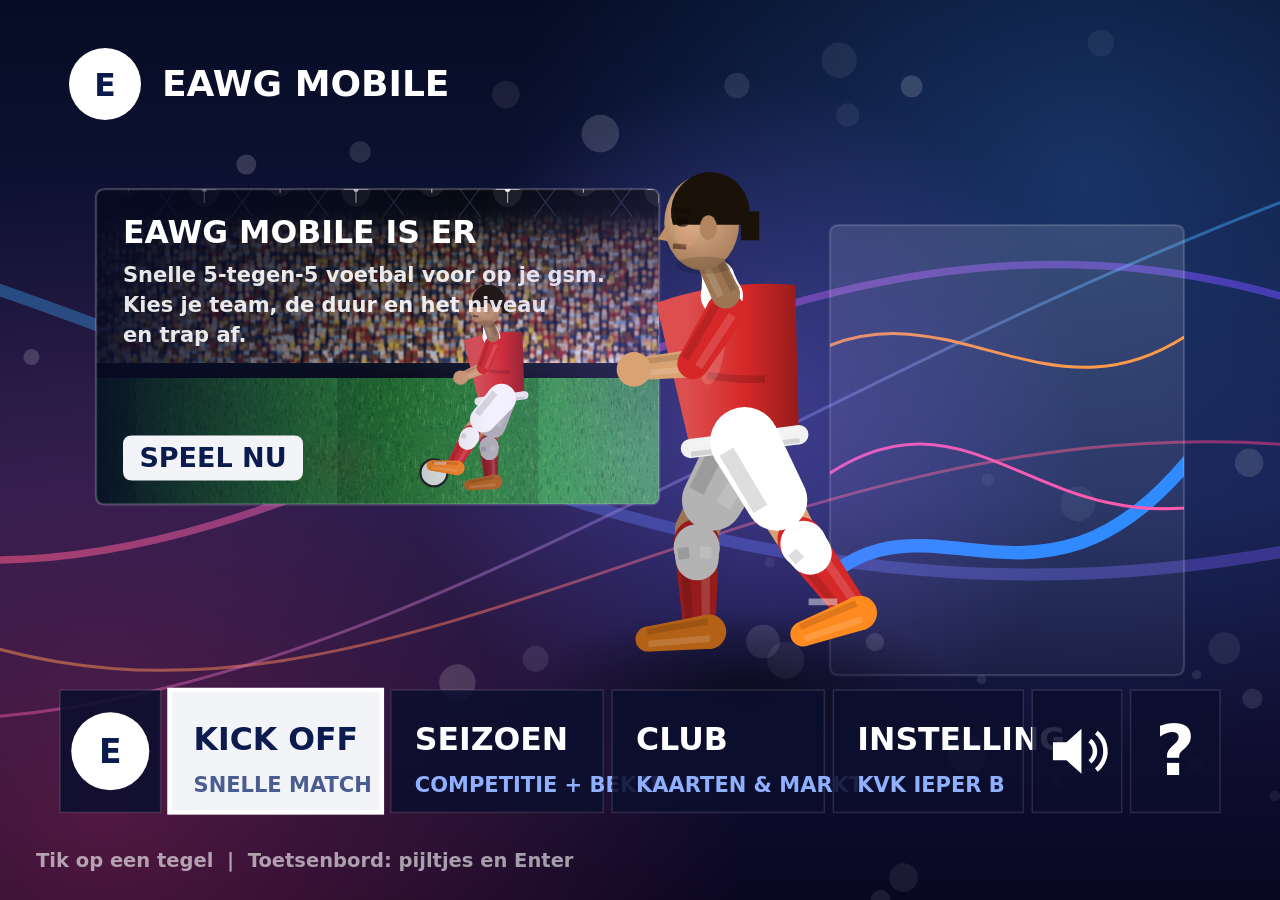
<file: index.html>
<!doctype html>
<html lang="nl">
<head>
<meta charset="utf-8">
<title>EAWG Mobile</title>
<meta name="viewport" content="width=device-width,initial-scale=1,maximum-scale=1,user-scalable=no,viewport-fit=cover">
<meta name="theme-color" content="#07260f">
<meta name="mobile-web-app-capable" content="yes">
<meta name="apple-mobile-web-app-capable" content="yes">
<meta name="apple-mobile-web-app-status-bar-style" content="black-translucent">
<meta name="apple-mobile-web-app-title" content="EAWG Mobile">
<link rel="manifest" href="manifest.json">
<link rel="icon" href="icon-192.png">
<link rel="apple-touch-icon" href="icon-192.png">
<style>
  html,body{margin:0;height:100%;background:#07260f;overflow:hidden;overscroll-behavior:none;
    -webkit-user-select:none;user-select:none;-webkit-touch-callout:none;touch-action:none;font-family:system-ui,sans-serif}
  canvas{display:block;touch-action:none}
  .btn{position:fixed;bottom:max(24px,env(safe-area-inset-bottom));width:96px;height:96px;border-radius:50%;
    border:3px solid rgba(255,255,255,.7);background:rgba(255,255,255,.18);color:#fff;font-weight:800;font-size:16px;
    letter-spacing:.5px;touch-action:none;-webkit-tap-highlight-color:transparent}
  .btn:active{background:rgba(255,255,255,.4)}
  #bShoot{right:max(24px,env(safe-area-inset-right));background:rgba(255,59,59,.35)}
  #bPass{right:calc(max(24px,env(safe-area-inset-right)) + 112px);bottom:calc(max(24px,env(safe-area-inset-bottom)) + 8px);
    width:80px;height:80px;background:rgba(43,127,255,.35)}
  .hide{display:none!important}
  @media (hover:hover) and (pointer:fine){.btn{display:none}}
</style>
</head>
<body>
<canvas id="c"></canvas>
<div id="load" style="position:fixed;left:0;top:0;right:0;bottom:0;display:flex;align-items:center;justify-content:center;color:#fff;font:800 26px system-ui,sans-serif;background:#07260f;z-index:9">EAWG Mobile laden...</div>
<button class="btn" id="bShoot">SCHIET</button>
<button class="btn" id="bPass">PASS</button>
<button id="install" style="display:none;position:fixed;top:max(10px,env(safe-area-inset-top));right:10px;z-index:5;padding:10px 14px;border-radius:12px;border:2px solid #fff;background:rgba(0,0,0,.6);color:#fff;font-weight:700;font-size:14px">Installeer app</button>
<div id="ios" style="display:none;position:fixed;left:10px;right:10px;bottom:10px;z-index:5;padding:12px 14px;border-radius:12px;background:rgba(0,0,0,.8);color:#fff;font-size:14px">Installeren op iPhone: tik op Deel (vierkantje met pijl) en kies "Zet op beginscherm". <b id="iosx" style="float:right;padding-left:12px">X</b></div>
<script src="game.js"></script>
<script>
(function () {
  var standalone = matchMedia('(display-mode: standalone)').matches || navigator.standalone;
  if (standalone) return;
  var btn = document.getElementById('install'), dp = null;
  addEventListener('beforeinstallprompt', function (e) { e.preventDefault(); dp = e; btn.style.display = 'block'; });
  btn.addEventListener('click', function () {
    if (!dp) return; dp.prompt();
    dp.userChoice.then(function () { dp = null; btn.style.display = 'none'; });
  });
  addEventListener('appinstalled', function () { btn.style.display = 'none'; });
  var ios = /iphone|ipad|ipod/i.test(navigator.userAgent), box = document.getElementById('ios');
  var seen = false; try { seen = localStorage.getItem('iosTip'); } catch (e) {}
  if (ios && !seen) {
    box.style.display = 'block';
    document.getElementById('iosx').addEventListener('click', function () {
      box.style.display = 'none'; try { localStorage.setItem('iosTip', '1'); } catch (e) {}
    });
  }
})();
</script>
</body>
</html>
</file>
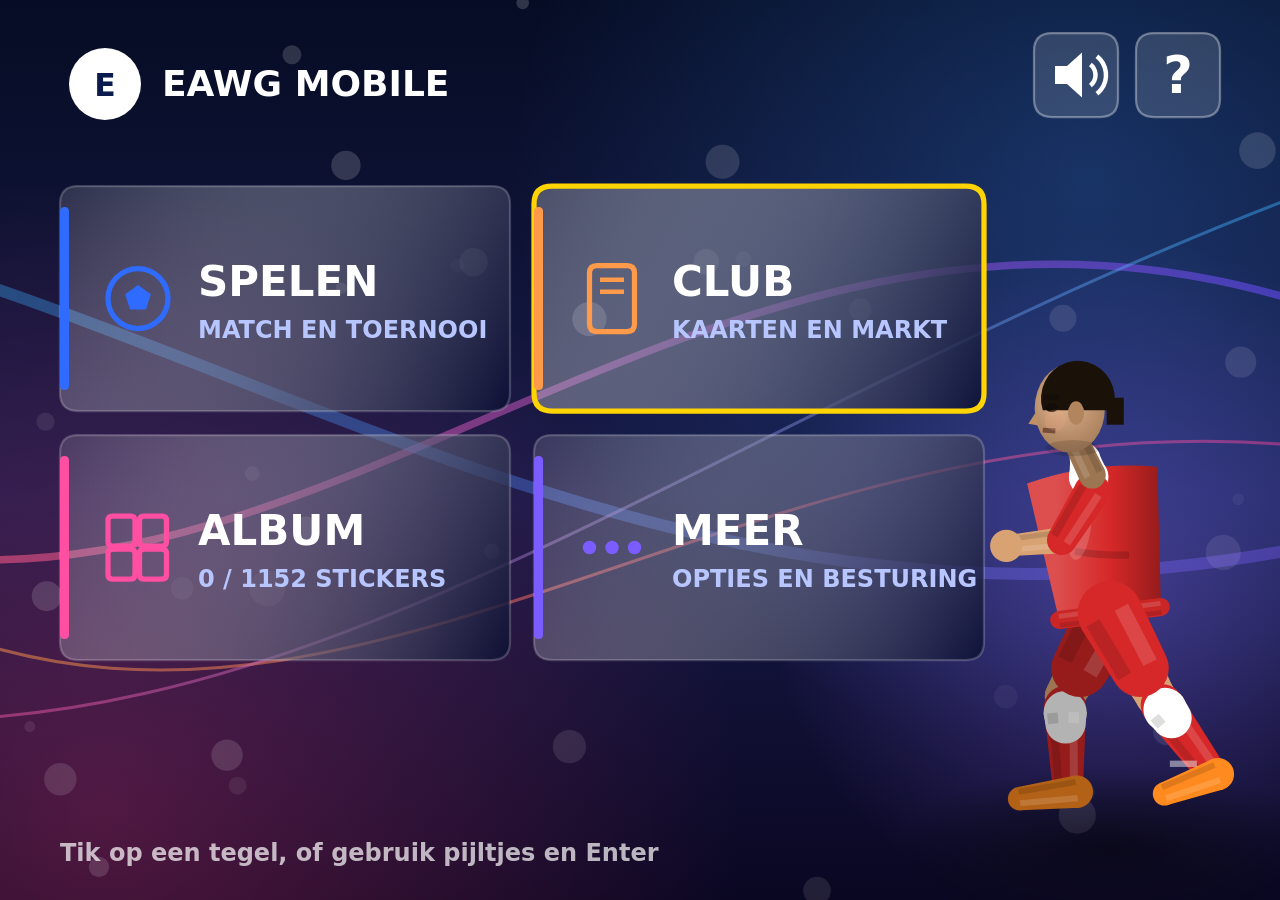
<file: 8v8-bron/index.html>
<!doctype html>
<html lang="nl">
<head>
<meta charset="utf-8">
<title>EAWG Mobile</title>
<meta name="viewport" content="width=device-width,initial-scale=1,maximum-scale=1,user-scalable=no,viewport-fit=cover">
<meta name="theme-color" content="#07260f">
<meta name="mobile-web-app-capable" content="yes">
<meta name="apple-mobile-web-app-capable" content="yes">
<meta name="apple-mobile-web-app-status-bar-style" content="black-translucent">
<meta name="apple-mobile-web-app-title" content="EAWG Mobile">
<link rel="manifest" href="manifest.json">
<link rel="icon" href="icon-192.png">
<link rel="apple-touch-icon" href="icon-192.png">
<style>
  html,body{margin:0;height:100%;background:#07260f;overflow:hidden;overscroll-behavior:none;
    -webkit-user-select:none;user-select:none;-webkit-touch-callout:none;touch-action:none;font-family:system-ui,sans-serif}
  canvas{display:block;touch-action:none}
  .btn{position:fixed;bottom:max(24px,env(safe-area-inset-bottom));width:96px;height:96px;border-radius:50%;
    border:3px solid #fff;background:rgba(20,27,69,.88);color:#fff;font-weight:900;font-size:17px;box-shadow:0 4px 14px rgba(0,0,0,.5);
    letter-spacing:.5px;touch-action:none;-webkit-tap-highlight-color:transparent}
  .btn:active{filter:brightness(1.25);transform:scale(.95)}
  #bShoot{right:max(24px,env(safe-area-inset-right));background:#e0382f}
  #bPass{right:calc(max(24px,env(safe-area-inset-right)) + 112px);bottom:calc(max(24px,env(safe-area-inset-bottom)) + 8px);
    width:80px;height:80px;background:#2f6bff}
  .hide{display:none!important}
  @media (hover:hover) and (pointer:fine){.btn{display:none}}
</style>
</head>
<body>
<canvas id="c"></canvas>
<div id="load" style="position:fixed;left:0;top:0;right:0;bottom:0;display:flex;align-items:center;justify-content:center;color:#fff;font:800 26px system-ui,sans-serif;background:#07260f;z-index:9">EAWG Mobile laden...</div>
<button class="btn" id="bShoot">SCHIET</button>
<button class="btn" id="bPass">PASS</button>
<button id="install" style="display:none;position:fixed;top:max(10px,env(safe-area-inset-top));right:10px;z-index:5;padding:10px 14px;border-radius:12px;border:2px solid #fff;background:rgba(0,0,0,.6);color:#fff;font-weight:700;font-size:14px">Installeer app</button>
<div id="ios" style="display:none;position:fixed;left:10px;right:10px;bottom:10px;z-index:5;padding:12px 14px;border-radius:12px;background:rgba(0,0,0,.8);color:#fff;font-size:14px">Installeren op iPhone: tik op Deel (vierkantje met pijl) en kies "Zet op beginscherm". <b id="iosx" style="float:right;padding-left:12px">X</b></div>
<div id="rot" style="display:none;position:fixed;inset:0;z-index:30;background:#06130a;color:#fff;font:800 22px system-ui,sans-serif;align-items:center;justify-content:center;flex-direction:column;gap:14px;text-align:center;padding:24px"><div style="font-size:64px">&#8635;</div><div>Draai je gsm naar liggend</div><div style="font-size:15px;font-weight:600;opacity:.7">EAWG Mobile speel je horizontaal</div></div>
<script>(function(){var r=document.getElementById("rot");function f(){var p=innerHeight>innerWidth*1.1&&matchMedia("(pointer:coarse)").matches;r.style.display=p?"flex":"none";document.body.classList.toggle("portrait",p)}addEventListener("resize",f);addEventListener("orientationchange",f);f()})()</script>
<script src="game.js"></script>
<script>
(function () {
  var standalone = matchMedia('(display-mode: standalone)').matches || navigator.standalone;
  if (standalone) return;
  var btn = document.getElementById('install'), dp = null;
  addEventListener('beforeinstallprompt', function (e) { e.preventDefault(); dp = e; btn.style.display = 'block'; });
  btn.addEventListener('click', function () {
    if (!dp) return; dp.prompt();
    dp.userChoice.then(function () { dp = null; btn.style.display = 'none'; });
  });
  addEventListener('appinstalled', function () { btn.style.display = 'none'; });
  var ios = /iphone|ipad|ipod/i.test(navigator.userAgent), box = document.getElementById('ios');
  var seen = false; try { seen = localStorage.getItem('iosTip'); } catch (e) {}
  if (ios && !seen) {
    box.style.display = 'block'; setTimeout(function () { box.style.display = 'none'; }, 9000);
    document.getElementById('iosx').addEventListener('click', function () {
      box.style.display = 'none'; try { localStorage.setItem('iosTip', '1'); } catch (e) {}
    });
  }
})();
</script>
</body>
</html>
</file>
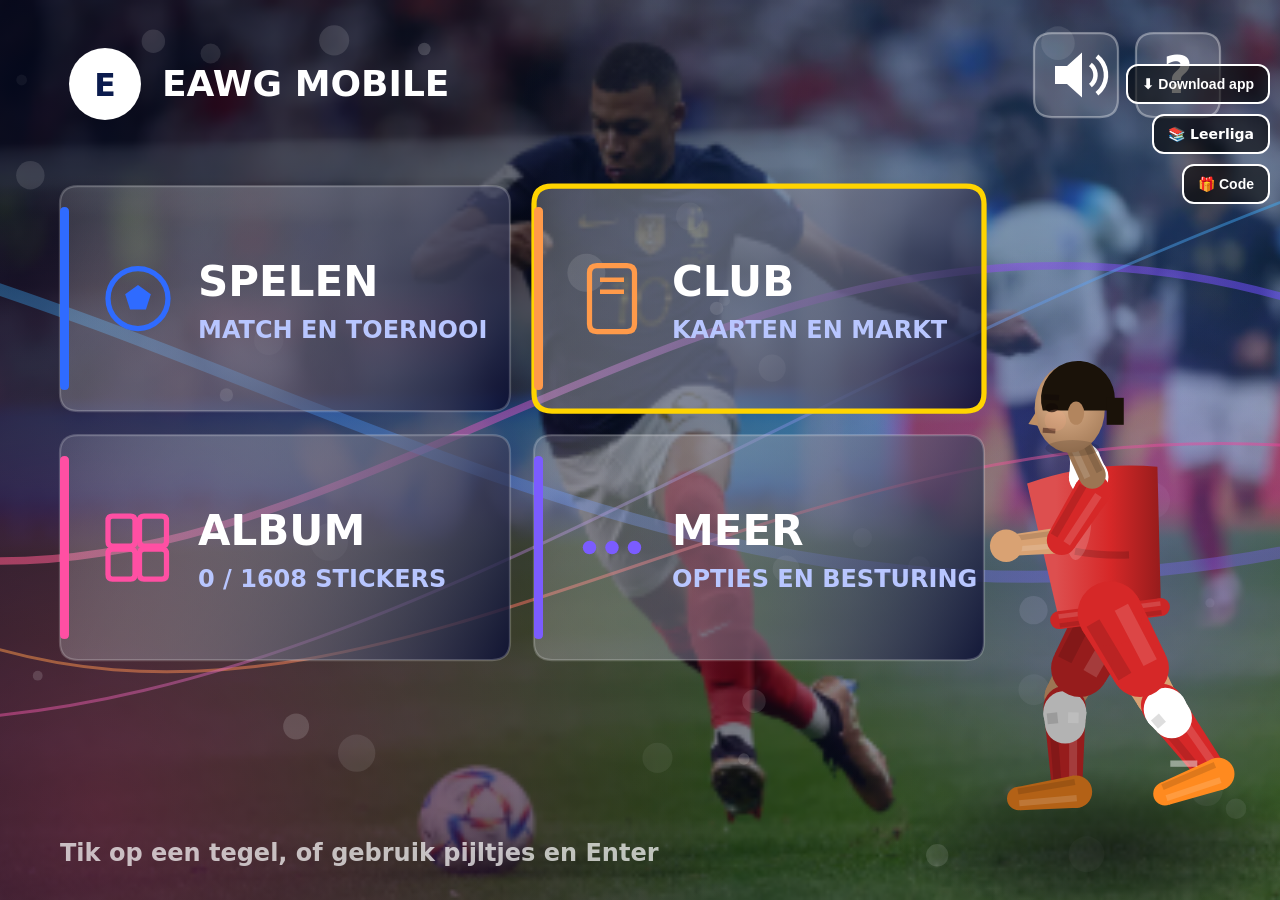
<file: public/index.html>
<!doctype html>
<html lang="nl">
<head>
<meta charset="utf-8">
<title>EAWG Mobile</title>
<meta name="robots" content="noindex, nofollow">
<meta name="viewport" content="width=device-width,initial-scale=1,maximum-scale=1,user-scalable=no,viewport-fit=cover">
<meta name="theme-color" content="#07260f">
<meta name="mobile-web-app-capable" content="yes">
<meta name="apple-mobile-web-app-capable" content="yes">
<meta name="apple-mobile-web-app-status-bar-style" content="black-translucent">
<meta name="apple-mobile-web-app-title" content="EAWG Mobile">
<link rel="manifest" href="manifest.json">
<link rel="icon" href="icon-192.png">
<link rel="apple-touch-icon" href="icon-192.png">
<style>
  html,body{margin:0;height:100%;background:#07260f;overflow:hidden;overscroll-behavior:none;
    -webkit-user-select:none;user-select:none;-webkit-touch-callout:none;touch-action:none;font-family:system-ui,sans-serif}
  canvas{display:block;touch-action:none}
  .btn{position:fixed;bottom:max(24px,env(safe-area-inset-bottom));width:96px;height:96px;border-radius:50%;
    border:3px solid #fff;background:rgba(20,27,69,.88);color:#fff;font-weight:900;font-size:17px;box-shadow:0 4px 14px rgba(0,0,0,.5);
    letter-spacing:.5px;touch-action:none;-webkit-tap-highlight-color:transparent}
  .btn:active{filter:brightness(1.25);transform:scale(.95)}
  #bShoot{right:max(24px,env(safe-area-inset-right));background:#e0382f}
  #bPass{right:calc(max(24px,env(safe-area-inset-right)) + 112px);bottom:calc(max(24px,env(safe-area-inset-bottom)) + 8px);
    width:80px;height:80px;background:#2f6bff}
  .hide{display:none!important}
  @media (hover:hover) and (pointer:fine){.btn{display:none}}
</style>
</head>
<body>
<canvas id="c"></canvas>
<div id="load" style="position:fixed;left:0;top:0;right:0;bottom:0;display:flex;align-items:center;justify-content:center;color:#fff;font:800 26px system-ui,sans-serif;background:#07260f;z-index:9">EAWG Mobile laden...</div>
<button class="btn" id="bShoot">SCHIET</button>
<button class="btn" id="bPass">PASS</button>
<button id="install" style="display:block;position:fixed;top:calc(max(10px,env(safe-area-inset-top)) + 54px);right:10px;z-index:5;padding:10px 14px;border-radius:12px;border:2px solid #fff;background:rgba(0,0,0,.6);color:#fff;font-weight:700;font-size:14px">&#11015; Download app</button>
<a id="leerlink" href="leren/" style="display:block;position:fixed;top:calc(max(10px,env(safe-area-inset-top)) + 104px);right:10px;z-index:5;padding:10px 14px;border-radius:12px;border:2px solid #fff;background:rgba(0,0,0,.6);color:#fff;font-weight:700;font-size:14px;text-decoration:none">&#128218; Leerliga</a>
<button id="codebtn" style="display:block;position:fixed;top:calc(max(10px,env(safe-area-inset-top)) + 154px);right:10px;z-index:5;padding:10px 14px;border-radius:12px;border:2px solid #fff;background:rgba(0,0,0,.6);color:#fff;font-weight:700;font-size:14px">&#127873; Code</button>
<div id="codebox" style="display:none;position:fixed;left:50%;top:50%;transform:translate(-50%,-50%);z-index:9;width:min(86vw,360px);padding:16px;border-radius:16px;background:rgba(7,38,15,.96);border:2px solid #fff;color:#fff;font-size:15px"><b style="font-size:17px">Code uit Leerliga</b><p style="margin:6px 0 10px">Typ je code van 2 lessen. Goed voor 75 munten.</p><input id="codeinp" autocomplete="off" autocapitalize="characters" spellcheck="false" maxlength="14" placeholder="XXXX-XXX-XXXX" style="width:100%;box-sizing:border-box;font-size:18px;padding:10px;border-radius:10px;border:2px solid #fff;background:#fff;color:#000;text-transform:uppercase"><div style="display:flex;gap:8px;margin-top:10px"><button id="codego" style="flex:1;padding:10px;border-radius:10px;border:0;background:#ffd400;color:#000;font-weight:800;font-size:15px">Inwisselen</button><button id="codex" style="padding:10px 14px;border-radius:10px;border:2px solid #fff;background:transparent;color:#fff;font-weight:700">Sluit</button></div><p id="codemsg" style="margin:10px 0 0;min-height:1.2em"></p></div>
<div id="ios" style="display:none;position:fixed;left:10px;right:10px;bottom:10px;z-index:5;padding:12px 14px;border-radius:12px;background:rgba(0,0,0,.8);color:#fff;font-size:14px"><span id="iostxt">Installeren op iPhone: tik op Deel (vierkantje met pijl) en kies "Zet op beginscherm".</span> <b id="iosx" style="float:right;padding-left:12px">X</b></div>
<div id="rot" style="display:none;position:fixed;inset:0;z-index:30;background:#06130a;color:#fff;font:800 22px system-ui,sans-serif;align-items:center;justify-content:center;flex-direction:column;gap:14px;text-align:center;padding:24px"><div style="font-size:64px">&#8635;</div><div>Draai je gsm naar liggend</div><div style="font-size:15px;font-weight:600;opacity:.7">EAWG Mobile speel je horizontaal</div></div>
<script>(function(){var r=document.getElementById("rot");function f(){var p=innerHeight>innerWidth*1.1&&matchMedia("(pointer:coarse)").matches;r.style.display=p?"flex":"none";document.body.classList.toggle("portrait",p)}addEventListener("resize",f);addEventListener("orientationchange",f);f()})()</script>
<script src="game.js?v=37"></script>
<script>
// Eerste tik op een gsm: volledig scherm en liggend vastzetten (Android; iPhone negeert het)
(function () {
  if (!matchMedia('(pointer:coarse)').matches) return;
  function vol() {
    removeEventListener('pointerdown', vol, true);
    var el = document.documentElement, rf = el.requestFullscreen || el.webkitRequestFullscreen;
    if (!rf || document.fullscreenElement) return;
    Promise.resolve(rf.call(el, { navigationUI: 'hide' })).then(function () {
      if (screen.orientation && screen.orientation.lock) return screen.orientation.lock('landscape');
    }).catch(function () {});
  }
  addEventListener('pointerdown', vol, true);
})();
</script>

<script>
(function () {
  var standalone = matchMedia('(display-mode: standalone)').matches || navigator.standalone;
  var btn = document.getElementById('install'), dp = null;
  if (standalone) { btn.style.display = 'none'; return; }
  addEventListener('beforeinstallprompt', function (e) { e.preventDefault(); dp = e; btn.style.display = 'block'; });
  var ios = /iphone|ipad|ipod/i.test(navigator.userAgent), box = document.getElementById('ios');
  btn.addEventListener('click', function () {
    if (dp) { dp.prompt(); dp.userChoice.then(function () { dp = null; btn.style.display = 'none'; }); return; }
    document.getElementById('iostxt').textContent = ios
      ? 'Installeren op iPhone: open dit in Safari, tik op Deel (vierkantje met pijl) en kies "Zet op beginscherm".'
      : 'Installeren: open het menu van je browser (drie puntjes) en kies "App installeren" of "Toevoegen aan startscherm".';
    box.style.display = 'block'; setTimeout(function () { box.style.display = 'none'; }, 12000);
  });
  addEventListener('appinstalled', function () { btn.style.display = 'none'; });
  var seen = false; try { seen = localStorage.getItem('iosTip'); } catch (e) {}
  document.getElementById('iosx').addEventListener('click', function () {
    box.style.display = 'none'; try { localStorage.setItem('iosTip', '1'); } catch (e) {}
  });
  if (ios && !seen) { box.style.display = 'block'; setTimeout(function () { box.style.display = 'none'; }, 9000); }
})();
</script>
</body>
</html>
</file>
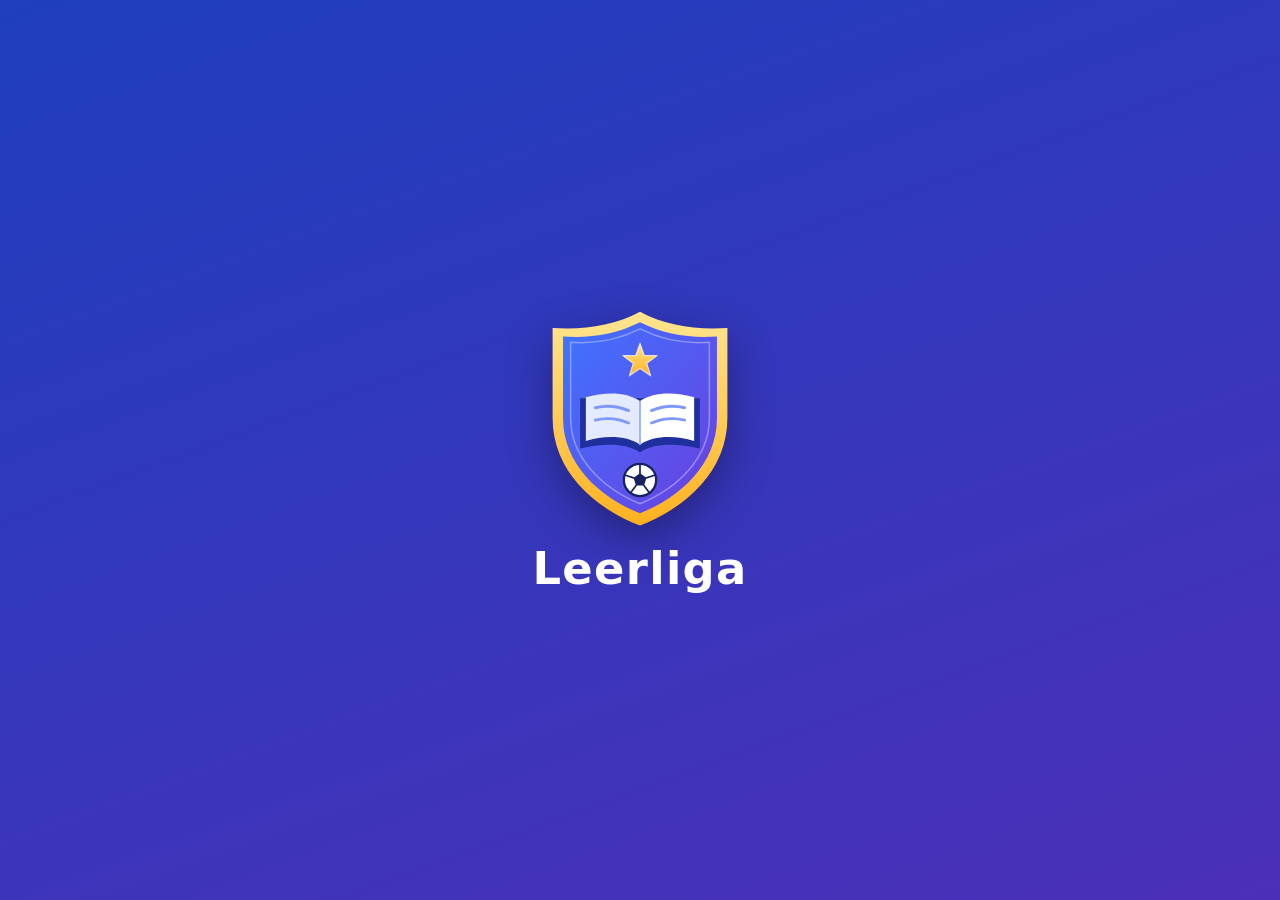
<file: public/leren/index.html>
<!doctype html>
<html lang="nl-BE">
<head>
<meta charset="utf-8">
<meta name="viewport" content="width=device-width, initial-scale=1, viewport-fit=cover">
<meta name="robots" content="noindex">
<meta name="theme-color" content="#2f5bea">
<title>Leerliga</title>
<link rel="icon" type="image/svg+xml" href="logo.svg">
<link rel="apple-touch-icon" href="apple-touch-icon.png">
<link rel="manifest" href="manifest.json">
<link rel="stylesheet" href="style.css">
</head>
<body>
<div id="splash" role="status" aria-label="Leerliga"><span class="logo"><svg xmlns="http://www.w3.org/2000/svg" viewBox="0 0 200 234" role="img" aria-label="Leerliga"><defs><linearGradient id="spa" x1="0" y1="0" x2="1" y2="1"><stop offset="0" stop-color="#3f74ff"/><stop offset="1" stop-color="#6a3fe0"/></linearGradient><linearGradient id="spb" x1="0" y1="0" x2="0" y2="1"><stop offset="0" stop-color="#ffe58f"/><stop offset="1" stop-color="#ffb11f"/></linearGradient></defs><path d="M100 4C128 19 159 23 192 21V116C192 171 149 210 100 229C51 210 8 171 8 116V21C41 23 72 19 100 4Z" fill="url(#spb)"/><path d="M100 15C126 28 153 32 181 30V116C181 164 143 199 100 216C57 199 19 164 19 116V30C47 32 74 28 100 15Z" fill="url(#spa)"/><path d="M100 22C124 34 148 38 173 36V116C173 158 139 190 100 206C61 190 27 158 27 116V36C52 38 76 34 100 22Z" fill="none" stroke="#fff" stroke-opacity=".35" stroke-width="1.6"/><polygon points="100.0,37.0 104.5,49.9 118.1,50.1 107.2,58.3 111.2,71.4 100.0,63.6 88.8,71.4 92.8,58.3 81.9,50.1 95.5,49.9" fill="url(#spb)" stroke="#fff" stroke-opacity=".7" stroke-width="1.2" stroke-linejoin="round"/><path d="M37 95V148C61 142 86 142 100 152C114 142 139 142 163 148V95Z" fill="#1f2f9e"/><path d="M100 98C86 88 63 88 43 94V140C63 134 86 134 100 144Z" fill="#e4eaff"/><path d="M100 98C114 88 137 88 157 94V140C137 134 114 134 100 144Z" fill="#fff"/><g stroke="#7f98ff" stroke-width="3" stroke-linecap="round" fill="none"><path d="M53 105C65 102 76 103 88 108"/><path d="M53 118C65 115 76 116 88 121"/><path d="M112 108C124 103 135 102 147 105"/><path d="M112 121C124 116 135 115 147 118"/></g><path d="M100 98V144" stroke="#9fb2ff" stroke-width="2"/><g><circle cx="100" cy="181" r="17" fill="#fff" stroke="#16215f" stroke-width="2.4"/><g stroke="#16215f" stroke-width="1.8" stroke-linecap="round"><line x1="100.0" y1="173.9" x2="100.0" y2="164.9"/><line x1="106.8" y1="178.8" x2="115.3" y2="176.0"/><line x1="104.2" y1="186.8" x2="109.4" y2="194.0"/><line x1="95.8" y1="186.8" x2="90.6" y2="194.0"/><line x1="93.2" y1="178.8" x2="84.7" y2="176.0"/></g><polygon points="100.0,173.9 106.8,178.8 104.2,186.8 95.8,186.8 93.2,178.8" fill="#16215f"/></g></svg></span><b>Leerliga</b></div>
<main id="app" aria-live="polite"></main>
<script src="i18n.js"></script>
<script src="app.js"></script>
</body>
</html>
</file>
<file: public/leren/style.css>
:root{
  --bg:#f5f7fc; --card:#fff; --text:#16203a; --muted:#66708a; --line:#e3e8f4;
  --accent:#2f5bea; --accent-soft:#e6ecff; --on-accent:#fff; --warm:#ff7a3d;
  --radius:20px; --shadow:0 2px 10px rgba(22,32,58,.07);
}
@media (prefers-color-scheme:dark){
  :root{--bg:#0f1426; --card:#192038; --text:#eef1fb; --muted:#9aa4c2; --line:#272f4d;
    --accent:#6c8cff; --accent-soft:#222c55; --on-accent:#0f1426; --shadow:none}
}
*{box-sizing:border-box;margin:0}
body{background:var(--bg);color:var(--text);font:1rem/1.45 system-ui,-apple-system,"Segoe UI",Roboto,sans-serif;
  -webkit-tap-highlight-color:transparent}
main{max-width:640px;margin:0 auto;padding:max(20px,env(safe-area-inset-top)) 16px max(32px,env(safe-area-inset-bottom))}
h1{font-size:1.65rem;line-height:1.2}
h2{font-size:1.1rem;margin:28px 0 12px}
.top{display:flex;justify-content:space-between;align-items:flex-start;gap:12px}
.sub{color:var(--muted);margin-top:4px}
.streak{background:var(--card);border:1px solid var(--line);border-radius:999px;padding:6px 12px;font-weight:700;white-space:nowrap;box-shadow:var(--shadow)}
.hero{display:block;width:100%;text-align:left;border:0;cursor:pointer;margin-top:22px;padding:20px;border-radius:var(--radius);
  background:linear-gradient(135deg,#2f5bea,#6a49e8);color:#fff;box-shadow:0 6px 18px rgba(47,91,234,.35);font:inherit}
.hero small{opacity:.85;display:block}
.hero strong{display:block;font-size:1.3rem;margin:4px 0 14px}
.bar{height:8px;border-radius:99px;background:rgba(255,255,255,.28);overflow:hidden}
.bar i{display:block;height:100%;background:#fff;border-radius:99px}
.grid{display:grid;grid-template-columns:1fr 1fr;gap:12px}
.tile{display:flex;flex-direction:column;gap:6px;text-align:left;font:inherit;color:inherit;background:var(--card);
  border:1px solid var(--line);border-radius:var(--radius);padding:16px;box-shadow:var(--shadow);min-height:118px}
.tile .ico{font-size:2rem;line-height:1}
.tile b{font-size:1.05rem}
.tile span.s{color:var(--muted);font-size:.85rem}
button.tile{cursor:pointer}
button.tile:active,.hero:active{transform:scale(.98)}
.tile.on{border-color:var(--accent);background:var(--accent-soft)}
.tile.off{opacity:.55}
.badge{align-self:flex-start;font-size:.72rem;font-weight:700;border-radius:99px;padding:2px 8px;background:var(--line);color:var(--muted)}
.back{background:none;border:0;color:var(--accent);font:inherit;font-weight:700;cursor:pointer;padding:8px 0}
:focus-visible{outline:3px solid var(--warm);outline-offset:2px}
@media (min-width:520px){.grid{grid-template-columns:repeat(3,1fr)}}
.lijst{display:flex;flex-direction:column;gap:10px}
.rij{display:flex;flex-wrap:wrap;align-items:center;justify-content:space-between;gap:4px 10px;text-align:left;width:100%;font:inherit;color:inherit;
  background:var(--card);border:1px solid var(--line);border-radius:16px;padding:14px 16px;cursor:pointer;box-shadow:var(--shadow)}
.rij b{flex:1 1 60%}
.rij .s{flex-basis:100%;color:var(--muted);font-size:.85rem;order:3}
.rij:active{transform:scale(.99)}
.badge.ok{background:#d7f5e1;color:#146c3a}
.tile .bar{background:var(--line);margin-top:6px}
.tile .bar i{background:var(--accent)}
.uitleg{margin:10px 0}
.woorden{display:grid;gap:8px}
.woord{display:grid;grid-template-columns:1fr 1fr;gap:2px 10px;background:var(--card);border:1px solid var(--line);border-radius:14px;padding:10px 14px}
.woord i{grid-column:1/-1;color:var(--muted);font-size:.85rem}
.teller{color:var(--muted);font-size:.85rem}
.vraag{font-weight:700;font-size:1.1rem;margin:6px 0 12px}
.opties{display:flex;flex-direction:column;gap:10px}
.optie{font:inherit;color:inherit;text-align:left;background:var(--card);border:2px solid var(--line);border-radius:14px;padding:13px 16px;cursor:pointer}
.optie.goed{border-color:#1fa25a;background:#d7f5e1;color:#0f4d2a}
.optie.fout{border-color:#d64545;background:#fde3e3;color:#7a1c1c}
.feedback{margin:14px 0 4px}
.btn{margin-top:10px;font:inherit;font-weight:700;border:0;border-radius:14px;padding:12px 22px;cursor:pointer;background:var(--accent);color:var(--on-accent)}
.bronnen{margin-top:28px;color:var(--muted);font-size:.9rem}
.bronnen a{color:var(--accent)}

/* ---------- kleuren per vak ---------- */
.v-engels{--c1:#2f5bea;--c2:#6a49e8;--tint:#e6ecff}
.v-frans{--c1:#d23a40;--c2:#ee7a3a;--tint:#ffe8e4}
.v-wiskunde{--c1:#7a46f0;--c2:#c04df0;--tint:#efe6ff}
.v-aardrijkskunde{--c1:#0e8a4f;--c2:#0fa89a;--tint:#dcf6ea}
.v-geschiedenis{--c1:#b45f06;--c2:#e69a2e;--tint:#fff0d2}
.v-nederlands{--c1:#0b86a6;--c2:#3aa8de;--tint:#dcf3fb}
@media (prefers-color-scheme:dark){
  .v-engels{--tint:#222c55}.v-frans{--tint:#3d2125}.v-wiskunde{--tint:#2d2352}
  .v-aardrijkskunde{--tint:#173629}.v-geschiedenis{--tint:#3b2e15}.v-nederlands{--tint:#143441}
}
[class*="v-"]{--grad:linear-gradient(135deg,var(--c1),var(--c2))}

/* tegels op de homepage */
.tile[class*="v-"]{background:var(--tint);border-color:transparent;border-top:5px solid var(--c1)}
.tile[class*="v-"] .ico{display:grid;place-items:center;width:48px;height:48px;border-radius:16px;font-size:1.7rem;
  background:var(--card);box-shadow:0 3px 0 var(--c1)}
.tile[class*="v-"] .bar i{background:var(--grad)}
.tile.off[class*="v-"]{opacity:.6;filter:saturate(.5)}
.tile[class*="v-"] .badge{background:var(--card);color:var(--c1)}

/* "verder doen" krijgt de kleur van het vak */
.hero[class*="v-"]{background:var(--grad);box-shadow:0 8px 20px -6px var(--c1)}

/* binnenin een vak: alles in de kleur van dat vak */
[data-vak] .back{color:var(--c1)}
[data-vak] .banner{display:flex;align-items:center;gap:14px;margin:6px 0 4px;padding:18px;border-radius:var(--radius);
  background:var(--grad);color:#fff;box-shadow:0 8px 20px -8px var(--c1)}
[data-vak] .banner .ico{display:grid;place-items:center;flex:none;width:56px;height:56px;border-radius:18px;font-size:2rem;background:rgba(255,255,255,.22)}
[data-vak] .banner h1{font-size:1.45rem}
[data-vak] .banner .sub{color:rgba(255,255,255,.9)}
[data-vak] h2{color:var(--c1)}
@media (prefers-color-scheme:dark){[data-vak] h2{color:var(--text)}}
[data-vak] .rij{border-left:6px solid var(--c1)}
[data-vak] .rij .badge{background:var(--tint);color:var(--c1)}
@media (prefers-color-scheme:dark){[data-vak] .rij .badge{color:var(--text)}}
[data-vak] .badge.ok{background:#d7f5e1;color:#146c3a}
[data-vak] .btn{background:var(--grad);color:#fff}
[data-vak] .woord{border-left:5px solid var(--c2)}
[data-vak] .woord b{color:var(--c1)}
@media (prefers-color-scheme:dark){[data-vak] .woord b{color:var(--text)}}
[data-vak] .optie:active{border-color:var(--c1)}
[data-vak] .uitleg{background:var(--card);border:1px solid var(--line);border-radius:16px;padding:12px 14px}
.beloning{margin:16px 0;padding:14px 16px;border-radius:16px;background:linear-gradient(135deg,#ffd400,#ffae00);color:#4a3600;font-weight:800;
  text-align:center;animation:pop .5s cubic-bezier(.2,1.6,.4,1)}
@keyframes pop{from{transform:scale(.6);opacity:0}to{transform:scale(1);opacity:1}}
@media (prefers-reduced-motion:reduce){.beloning{animation:none}}
.chips{display:flex;flex-direction:row;flex-wrap:wrap;gap:6px;justify-content:flex-end;max-width:56%}

/* niveau A / B */
.niveau{display:flex;gap:6px;margin-top:20px;padding:4px;border-radius:999px;background:var(--card);border:1px solid var(--line)}
.seg{flex:1;font:inherit;font-weight:700;font-size:.9rem;border:0;border-radius:999px;padding:9px 8px;cursor:pointer;background:transparent;color:var(--muted)}
.seg.aan{background:var(--accent);color:var(--on-accent)}
.melding{margin:10px 0;padding:10px 14px;border-radius:14px;background:var(--accent-soft);color:var(--text);font-size:.9rem}
.uitlegje{color:var(--muted);font-size:.85rem;margin:8px 4px 0;text-align:center}

/* interactie */
.optie.goed::before{content:'✓ '}
.optie.fout::before{content:'✗ '}
.feedback.goed-tekst{color:#146c3a}.feedback.fout-tekst{color:#b3261e}
@media (prefers-color-scheme:dark){.feedback.goed-tekst{color:#7fe0a5}.feedback.fout-tekst{color:#ff9a92}}
.herhaling{display:flex;flex-direction:column;gap:2px;width:100%;margin-top:14px;text-align:left;font:inherit;color:#fff;border:0;border-radius:var(--radius);padding:14px 18px;cursor:pointer;
  background:linear-gradient(135deg,#ff7a3d,#ff4f8b);box-shadow:0 8px 20px -8px #ff4f8b}
.herhaling span{opacity:.92;font-size:.9rem}
.woord.met-spreek{padding-right:56px;position:relative}
.spreek{position:absolute;right:8px;top:8px;width:40px;height:40px;border-radius:50%;border:1px solid var(--line);background:var(--card);font-size:1.1rem;cursor:pointer}
.spelknoppen{display:flex;flex-wrap:wrap;gap:10px}
.spel{margin-top:14px}
.btn.zacht{background:var(--card);color:var(--text);border:1px solid var(--line)}
[data-vak] .btn.zacht{background:var(--card);color:var(--text)}
.koppel{display:grid;grid-template-columns:1fr 1fr;gap:10px}
.kol{display:flex;flex-direction:column;gap:8px}
.kop{font:inherit;color:inherit;text-align:left;min-height:48px;background:var(--card);border:2px solid var(--line);border-radius:14px;padding:10px 12px;cursor:pointer}
.kop.gekozen{border-color:var(--c1,var(--accent));background:var(--tint,var(--accent-soft))}
.kop.gevonden{border-color:#1fa25a;background:#d7f5e1;color:#0f4d2a;animation:pop .35s ease}
.kop.gevonden::before{content:'✓ '}
.kop.fout{border-color:#d64545;background:#fde3e3;color:#7a1c1c;animation:schud .35s}
@keyframes schud{25%{transform:translateX(-5px)}75%{transform:translateX(5px)}}
.invul{width:100%;font:inherit;font-size:16px;padding:12px 14px;border-radius:14px;border:2px solid var(--line);background:var(--card);color:var(--text);margin-bottom:10px}
.invul:focus{outline:3px solid var(--warm);outline-offset:1px}
@media (prefers-reduced-motion:reduce){.kop.gevonden,.kop.fout{animation:none}}

/* profiel en klaskeuze */
.profielknop{font:inherit;cursor:pointer;color:var(--text)}
.klaschip{display:block;width:100%;margin-top:14px;text-align:left;font:inherit;font-weight:700;color:var(--text);background:var(--card);border:1px solid var(--line);border-radius:999px;padding:11px 16px;cursor:pointer}
.groep{margin:14px 0 6px;color:var(--muted);font-size:.85rem;font-weight:700;text-transform:uppercase;letter-spacing:.04em}
.chiprij{display:flex;flex-wrap:wrap;gap:8px}
.keuze{font:inherit;font-weight:600;color:var(--text);background:var(--card);border:2px solid var(--line);border-radius:999px;padding:9px 14px;cursor:pointer;min-height:44px}
.keuze.aan{border-color:var(--accent);background:var(--accent-soft)}
.keuze.aan::before{content:'✓ '}
.avatar{font-size:1.6rem;width:52px;height:52px;border-radius:16px;border:2px solid var(--line);background:var(--card);cursor:pointer}
.avatar.aan{border-color:var(--accent);background:var(--accent-soft)}
.code{width:100%;min-height:84px;margin:8px 0;font:inherit;font-size:14px;padding:10px;border-radius:12px;border:2px solid var(--line);background:var(--card);color:var(--text)}
.btn.gevaar{background:#b3261e;color:#fff}
.btn:disabled{opacity:.45;cursor:not-allowed}

/* nieuwe vakken */
.v-wo-mens{--c1:#0f766e;--c2:#2bb6a3;--tint:#d9f4ef}
@media (prefers-color-scheme:dark){.v-wo-mens{--tint:#12373a}}

/* eigen lessen */
.mijnkaart{display:flex;flex-direction:column;gap:2px;width:100%;margin-top:14px;text-align:left;font:inherit;color:#fff;border:0;border-radius:var(--radius);padding:14px 18px;cursor:pointer;background:linear-gradient(135deg,#0f766e,#2bb6a3);box-shadow:0 8px 20px -8px #0f766e}
.mijnkaart span{opacity:.92;font-size:.9rem}
.tekstveld{min-height:180px}
details{margin-top:16px;background:var(--card);border:1px solid var(--line);border-radius:16px;padding:12px 14px}
summary{font-weight:700;cursor:pointer}
select.invul{appearance:auto}

/* foto's */
.fotostrook{display:flex;flex-wrap:wrap;gap:8px;margin:10px 0}
.thumb{width:64px;height:64px;object-fit:cover;border-radius:10px;border:1px solid var(--line)}
img.foto{display:block;width:100%;max-width:100%;height:auto;margin:10px 0;border-radius:12px;border:1px solid var(--line)}

/* instellingen */
html.groot{font-size:122%}
.taalrij{font-weight:700;font-size:1.15rem;text-align:left;min-height:56px}

/* merknaam */
.merk{display:flex;align-items:center;gap:8px;margin:0 0 8px;font-weight:800;letter-spacing:.02em;color:var(--accent)}

/* logo en opstartscherm */
.logo{display:inline-block;line-height:0;flex:none}
.logo svg{display:block;width:100%;height:auto}
.welkomlogo{display:grid;place-items:center;margin:12px 0 6px}
#splash{position:fixed;inset:0;z-index:99;display:grid;place-content:center;justify-items:center;gap:16px;
  background:linear-gradient(160deg,#1f3fbf,#4b2fb8);color:#fff;transition:opacity .5s ease,visibility .5s}
#splash.weg{opacity:0;visibility:hidden}
#splash .logo{width:min(46vw,190px);animation:splash-in .8s cubic-bezier(.2,1.4,.4,1) both;filter:drop-shadow(0 14px 22px rgba(0,0,0,.35))}
#splash b{font:800 clamp(2rem,9vw,2.8rem)/1 system-ui,-apple-system,"Segoe UI",Roboto,sans-serif;letter-spacing:.03em;animation:splash-tekst .8s .25s ease both}
@keyframes splash-in{from{transform:scale(.55) translateY(12px);opacity:0}to{transform:none;opacity:1}}
@keyframes splash-tekst{from{opacity:0;transform:translateY(8px)}to{opacity:1;transform:none}}
@media (prefers-reduced-motion:reduce){#splash .logo,#splash b{animation:none}#splash{transition:none}}

.woord{min-width:0;overflow-wrap:anywhere}
.muntenkaart{display:grid;gap:4px;background:var(--card);border:2px solid var(--line);border-radius:16px;padding:12px 14px;margin:12px 0}
.muntenkaart small{color:var(--muted);font-size:.8rem;line-height:1.35}
.muntenkaart .terugspel{justify-self:start;font-weight:700;color:var(--accent);text-decoration:none;padding:8px 0;min-height:44px;display:inline-flex;align-items:center}
.opslagwaarschuwing{background:#fde3e3;color:#7a1c1c;border-bottom:2px solid #d64545;padding:10px 14px;font-size:.9rem;position:sticky;top:0;z-index:50}
.back{min-height:44px}

.codekaart{display:grid;gap:6px;background:var(--accent-soft);border:2px solid var(--accent);border-radius:16px;padding:12px 14px;margin:10px 0}
.codekaart .code{font:700 1.5rem/1.2 ui-monospace,Menlo,Consolas,monospace;letter-spacing:.08em;word-break:break-all}
.codekaart small{color:var(--muted);font-size:.8rem;line-height:1.35}
</file>
